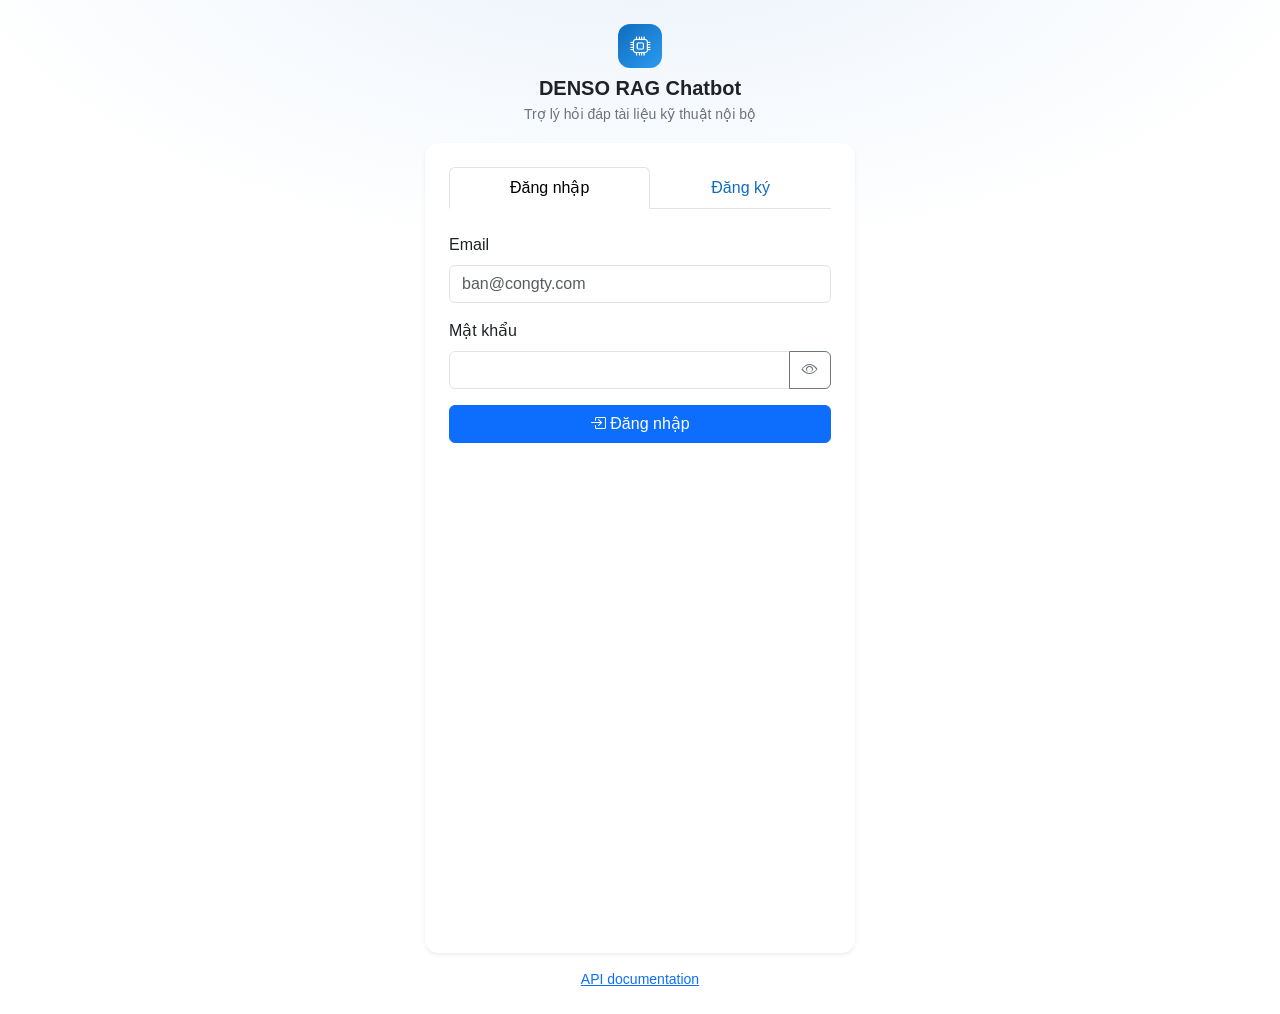
<file: index.html>
<!DOCTYPE html>
<html lang="vi">
<head>
<meta charset="utf-8">
<meta name="viewport" content="width=device-width, initial-scale=1, viewport-fit=cover">
<!--
  CSP nghiêm ngặt — KHÔNG 'unsafe-inline', KHÔNG 'unsafe-eval'.
  'connect-src' phải khớp API_BASE_URL trong assets/js/config.js.
  frame-ancestors phải set ở HTTP header (xem frontend/README.md), không dùng được trong meta.
-->
<meta http-equiv="Content-Security-Policy" content="default-src 'self'; base-uri 'none'; object-src 'none'; form-action 'self'; frame-src 'none'; img-src 'self' data:; font-src 'self'; style-src 'self'; script-src 'self'; connect-src 'self' http://127.0.0.1:8000 http://localhost:8000">
<meta name="referrer" content="strict-origin-when-cross-origin">
<meta name="robots" content="noindex, nofollow">
<title>Trợ lý DENSO — Hỏi đáp tài liệu kỹ thuật</title>
<link rel="icon" href="data:,">
<link rel="stylesheet" href="assets/vendor/bootstrap.min.css">
<link rel="stylesheet" href="assets/vendor/bootstrap-icons/bootstrap-icons.css">
<link rel="stylesheet" href="assets/css/app.css">
</head>
<body>

<a class="skip-link" href="#thread-scroll">Bỏ qua tới nội dung hội thoại</a>

<div class="app-shell">

  <!-- ================= Sidebar ================= -->
  <aside class="sidebar" id="sidebar" aria-label="Danh sách hội thoại">
    <div class="sidebar-brand">
      <span class="brand-mark" aria-hidden="true"><i class="bi bi-cpu"></i></span>
      <span>DENSO RAG</span>
      <button class="icon-btn ms-auto d-lg-none" type="button" id="btn-close-sidebar" aria-label="Đóng menu">
        <i class="bi bi-x-lg" aria-hidden="true"></i>
      </button>
    </div>

    <div class="px-3 pb-2">
      <button class="btn btn-sm w-100 text-start btn-plain" type="button" id="btn-new-chat">
        <i class="bi bi-plus-lg me-1" aria-hidden="true"></i>Hội thoại mới
      </button>
    </div>

    <nav class="sidebar-scroll scroll-thin" id="chat-list" aria-label="Lịch sử hội thoại"></nav>

    <div class="sidebar-foot">
      <div class="dropdown">
        <button class="btn btn-sm w-100 text-start d-flex align-items-center gap-2 btn-ghost"
                type="button" data-bs-toggle="dropdown" aria-expanded="false" id="btn-user-menu">
          <span class="msg-avatar is-user avatar-xs" aria-hidden="true">
            <i class="bi bi-person"></i>
          </span>
          <span class="flex-grow-1 text-truncate" id="user-label">Đang tải…</span>
          <i class="bi bi-chevron-up small text-muted-2" aria-hidden="true"></i>
        </button>
        <ul class="dropdown-menu dropdown-menu-end w-100 menu-user">
          <li>
            <div class="px-3 py-2">
              <div class="fw-semibold small text-truncate" id="menu-email">—</div>
              <div class="text-muted-2 text-xs">
                Cấp bậc: <span id="menu-level">—</span>
              </div>
            </div>
          </li>
          <li><hr class="dropdown-divider"></li>
          <li><a class="dropdown-item" href="knowledge.html" id="link-knowledge"><i class="bi bi-folder2-open me-2" aria-hidden="true"></i>Tài liệu tri thức</a></li>
          <li><button class="dropdown-item" type="button" id="btn-logout"><i class="bi bi-box-arrow-right me-2" aria-hidden="true"></i>Đăng xuất</button></li>
        </ul>
      </div>
    </div>
  </aside>

  <!-- ================= Khu vực chính ================= -->
  <main class="main-area">

    <header class="topbar">
      <button class="icon-btn d-lg-none" type="button" id="btn-open-sidebar" aria-label="Mở menu">
        <i class="bi bi-list" aria-hidden="true"></i>
      </button>
      <div class="topbar-title" id="topbar-title">Hội thoại mới</div>

      <div class="ms-auto dropdown">
        <button class="icon-btn" type="button" data-bs-toggle="dropdown" aria-expanded="false"
                aria-label="Tuỳ chọn truy hồi" id="btn-params" title="Tuỳ chọn truy hồi">
          <i class="bi bi-sliders" aria-hidden="true"></i>
        </button>
        <div class="dropdown-menu dropdown-menu-end menu-params">
          <div class="px-3 pt-2 pb-1 fw-semibold small">Tuỳ chọn truy hồi (RAG)</div>
          <div class="px-3 pb-2">
            <div class="param-row">
              <label for="param-topk">Số đoạn (top_k)</label>
              <input class="form-range" type="range" id="param-topk" min="1" max="20" step="1">
              <span class="param-value" id="param-topk-val">5</span>
            </div>
            <div class="param-row">
              <label for="param-temp">Nhiệt độ</label>
              <input class="form-range" type="range" id="param-temp" min="0" max="2" step="0.1">
              <span class="param-value" id="param-temp-val">0.7</span>
            </div>
            <div class="param-row">
              <label for="param-max">Độ dài tối đa</label>
              <input class="form-range" type="range" id="param-max" min="64" max="2048" step="64">
              <span class="param-value" id="param-max-val">512</span>
            </div>
          </div>
          <div class="px-3 pb-2 pt-1 border-top">
            <div class="form-check form-switch mb-0">
              <input class="form-check-input" type="checkbox" id="param-stream" checked>
              <label class="form-check-label small" for="param-stream">Trả lời từng đoạn (streaming)</label>
            </div>
          </div>
        </div>
      </div>

      <button class="icon-btn" type="button" id="btn-rename" aria-label="Đổi tên hội thoại" title="Đổi tên">
        <i class="bi bi-pencil-square" aria-hidden="true"></i>
      </button>
      <button class="icon-btn text-danger" type="button" id="btn-delete-chat" aria-label="Xoá hội thoại" title="Xoá">
        <i class="bi bi-trash3" aria-hidden="true"></i>
      </button>
    </header>

    <!-- Vùng cuộn của hội thoại -->
    <div class="thread-scroll scroll-thin" id="thread-scroll" tabindex="-1">
      <div id="thread" class="thread" role="log" aria-live="polite" aria-relevant="additions"></div>

      <!-- Trạng thái rỗng -->
      <div class="empty-state" id="empty-state">
        <h1>Chào bạn 👋</h1>
        <p class="text-muted-2 mb-0">
          Hỏi bất cứ điều gì về tài liệu kỹ thuật đã được nạp. Câu trả lời sẽ dựa trên
          nội dung tài liệu thay vì kiến thức chung.
        </p>
        <div class="suggestion-grid" id="suggestion-grid"></div>
      </div>
    </div>

    <!-- Ô nhập liệu -->
    <div class="composer-wrap">
      <form class="composer" id="composer" autocomplete="off">
        <label class="sr-only" for="input-question">Câu hỏi của bạn</label>
        <textarea id="input-question" name="question" rows="1"
                  placeholder="Đặt câu hỏi về tài liệu kỹ thuật…"
                  aria-describedby="composer-hint"></textarea>
        <button class="send-btn" type="submit" id="btn-send" aria-label="Gửi câu hỏi" disabled>
          <i class="bi bi-arrow-up" aria-hidden="true"></i>
        </button>
        <button class="send-btn send-btn-stop d-none" type="button" id="btn-stop" aria-label="Dừng sinh câu trả lời">
          <i class="bi bi-stop-fill" aria-hidden="true"></i>
        </button>
      </form>
      <p class="composer-hint" id="composer-hint">
        <kbd>Enter</kbd> gửi · <kbd>Shift</kbd>+<kbd>Enter</kbd> xuống dòng.
        Câu trả lời có thể sai — hãy đối chiếu mục “Nguồn tham khảo”.
      </p>
    </div>

  </main>
</div>

<!-- Modal đổi tên -->
<div class="modal fade" id="modal-rename" tabindex="-1" aria-labelledby="modal-rename-label" aria-hidden="true">
  <div class="modal-dialog modal-dialog-centered">
    <div class="modal-content">
      <form id="form-rename">
        <div class="modal-header py-3">
          <h2 class="modal-title h6" id="modal-rename-label">Đổi tên hội thoại</h2>
          <button type="button" class="btn-close" data-bs-dismiss="modal" aria-label="Đóng"></button>
        </div>
        <div class="modal-body">
          <label class="form-label" for="input-rename">Tiêu đề</label>
          <input class="form-control" type="text" id="input-rename" maxlength="255" required>
        </div>
        <div class="modal-footer py-2">
          <button type="button" class="btn btn-sm btn-outline-secondary" data-bs-dismiss="modal">Huỷ</button>
          <button type="submit" class="btn btn-sm btn-primary">Lưu</button>
        </div>
      </form>
    </div>
  </div>
</div>

<script src="assets/js/config.js"></script>
<script src="assets/vendor/bootstrap.bundle.min.js"></script>
<script src="assets/js/store.js"></script>
<script src="assets/js/api.js"></script>
<script src="assets/js/ui.js"></script>
<script src="assets/js/auth-guard.js"></script>
<script src="assets/js/chat-page.js"></script>
</body>
</html>
</file>
<file: assets/css/app.css>
/* ==========================================================================
   DENSO RAG Chatbot — lớp giao diện riêng.
   Bootstrap 5.3 + Bootstrap Icons (đã vendor trong assets/vendor).
   Mục tiêu: phong cách tối giản giống ChatGPT/Gemini: nhiều khoảng trắng,
   một cột đọc thoải mái, sidebar gọn, focus vào nội dung hội thoại.
   ========================================================================== */

:root {
  /* Brand */
  --denso-accent: #0f6cbd;
  --denso-accent-soft: #e7f1fb;

  /* Nền & chữ */
  --app-bg: #ffffff;
  --app-surface: #f7f7f8;
  --app-surface-2: #f0f0f2;
  --app-border: #e3e3e6;
  --app-text: #1f2328;
  --app-text-muted: #6b7280;

  --sidebar-width: 288px;
  --content-max: 768px;

  /* Bootstrap override */
  --bs-body-bg: var(--app-bg);
  --bs-body-color: var(--app-text);
  --bs-border-color: var(--app-border);
  --bs-link-color: var(--denso-accent);
}

/* Tôn trọng lựa chọn "giảm chuyển động" của hệ điều hành (accessibility). */
@media (prefers-reduced-motion: reduce) {
  *,
  *::before,
  *::after {
    animation-duration: 0.001ms !important;
    animation-iteration-count: 1 !important;
    transition-duration: 0.001ms !important;
    scroll-behavior: auto !important;
  }
}

html,
body {
  height: 100%;
}

body {
  margin: 0;
  background: var(--app-bg);
  color: var(--app-text);
  font-family: -apple-system, BlinkMacSystemFont, 'Segoe UI', Roboto, 'Helvetica Neue', Arial,
    'Noto Sans', sans-serif;
  -webkit-font-smoothing: antialiased;
}

/* Ẩn thanh cuộn xấu nhưng vẫn cuộn được (khu vực sidebar). */
.scroll-thin {
  scrollbar-width: thin;
  scrollbar-color: #cfcfd4 transparent;
}
.scroll-thin::-webkit-scrollbar {
  width: 8px;
}
.scroll-thin::-webkit-scrollbar-thumb {
  background: #cfcfd4;
  border-radius: 8px;
}
.scroll-thin::-webkit-scrollbar-track {
  background: transparent;
}

.text-muted-2 {
  color: var(--app-text-muted) !important;
}

.sr-only {
  position: absolute;
  width: 1px;
  height: 1px;
  padding: 0;
  margin: -1px;
  overflow: hidden;
  clip: rect(0, 0, 0, 0);
  white-space: nowrap;
  border: 0;
}

.skip-link {
  position: absolute;
  left: -9999px;
  top: 0;
  z-index: 2000;
}
.skip-link:focus {
  left: 8px;
  top: 8px;
  padding: 8px 14px;
  background: #fff;
  border: 2px solid var(--denso-accent);
  border-radius: 8px;
}

/* ==========================================================================
   Khung ứng dụng (sidebar + nội dung)
   ========================================================================== */

.app-shell {
  display: flex;
  height: 100vh;
  height: 100dvh;
  overflow: hidden;
}

/* --- Sidebar ------------------------------------------------------------- */

.sidebar {
  width: var(--sidebar-width);
  flex: 0 0 var(--sidebar-width);
  background: var(--app-surface);
  border-right: 1px solid var(--app-border);
  display: flex;
  flex-direction: column;
  min-height: 0;
}

.sidebar-brand {
  padding: 14px 16px;
  display: flex;
  align-items: center;
  gap: 10px;
  font-weight: 600;
  letter-spacing: -0.01em;
}

.brand-mark {
  width: 30px;
  height: 30px;
  border-radius: 8px;
  background: linear-gradient(135deg, var(--denso-accent), #2b9bf0);
  color: #fff;
  display: inline-flex;
  align-items: center;
  justify-content: center;
  font-size: 15px;
  flex-shrink: 0;
}

/* Bản lớn dùng ở trang đăng nhập. */
.brand-mark-lg {
  width: 44px;
  height: 44px;
  font-size: 20px;
  border-radius: 12px;
}

/* Avatar nhỏ trong menu người dùng. */
.avatar-xs {
  width: 26px;
  height: 26px;
  font-size: 12px;
  border-radius: 7px;
}

/* Nút "hội thoại mới" và nút menu người dùng: nền trong suốt, viền mảnh. */
.btn-plain {
  background: transparent;
  border: 1px solid var(--app-border);
}
.btn-plain:hover {
  background: var(--app-surface-2);
}

.btn-ghost {
  background: transparent;
  border: 0;
}
.btn-ghost:hover {
  background: var(--app-surface-2);
}

/* Nút dừng sinh câu trả lời (nổi bật hơn nút gửi). */
.send-btn-stop {
  background: #b02a37;
  color: #fff;
}
.send-btn-stop:hover {
  background: #8f2230;
  color: #fff;
}

.menu-user {
  min-width: 230px;
}

.menu-params {
  min-width: 320px;
}

.text-xs {
  font-size: 0.76rem;
}

.text-s {
  font-size: 0.8rem;
  line-height: 1.6;
}

/* Bảng tài liệu: cột có bề rộng cố định để bảng không nhảy layout. */
.col-status {
  width: 130px;
}
.col-count {
  width: 90px;
}
.col-updated {
  width: 150px;
}
.col-actions {
  width: 120px;
}

.filter-select {
  width: auto;
}

.progress-bar-init {
  width: 0%;
}

.sidebar-scroll {
  flex: 1 1 auto;
  overflow-y: auto;
  padding: 0 10px 10px;
  min-height: 0;
}

.sidebar-foot {
  border-top: 1px solid var(--app-border);
  padding: 10px;
}

.chat-group-label {
  font-size: 0.72rem;
  text-transform: uppercase;
  letter-spacing: 0.06em;
  color: var(--app-text-muted);
  font-weight: 600;
  padding: 14px 8px 6px;
}

.chat-item {
  display: flex;
  align-items: center;
  gap: 8px;
  border-radius: 8px;
  padding: 8px 10px;
  cursor: pointer;
  font-size: 0.875rem;
  line-height: 1.35;
  border: 1px solid transparent;
  background: transparent;
  width: 100%;
  text-align: left;
  color: inherit;
}

.chat-item:hover {
  background: var(--app-surface-2);
}

.chat-item.is-active {
  background: #fff;
  border-color: var(--app-border);
  font-weight: 500;
}

.chat-item-title {
  flex: 1 1 auto;
  overflow: hidden;
  text-overflow: ellipsis;
  white-space: nowrap;
}

.chat-item .chat-item-actions {
  opacity: 0;
  flex: 0 0 auto;
  transition: opacity 0.12s ease;
}
.chat-item:hover .chat-item-actions,
.chat-item:focus-within .chat-item-actions {
  opacity: 1;
}

/* Nút icon nhỏ, dùng chung. */
.icon-btn {
  border: 0;
  background: transparent;
  color: var(--app-text-muted);
  border-radius: 6px;
  width: 28px;
  height: 28px;
  display: inline-flex;
  align-items: center;
  justify-content: center;
  padding: 0;
  flex-shrink: 0;
}
.icon-btn:hover {
  background: var(--app-surface-2);
  color: var(--app-text);
}
.icon-btn:focus-visible {
  outline: 2px solid var(--denso-accent);
  outline-offset: 1px;
}

/* --- Khu vực chính ------------------------------------------------------- */

.main-area {
  flex: 1 1 auto;
  display: flex;
  flex-direction: column;
  min-width: 0;
  min-height: 0;
}

.topbar {
  height: 56px;
  flex: 0 0 auto;
  border-bottom: 1px solid var(--app-border);
  display: flex;
  align-items: center;
  gap: 10px;
  padding: 0 16px;
  background: rgba(255, 255, 255, 0.92);
  backdrop-filter: saturate(180%) blur(8px);
}

.topbar-title {
  font-weight: 600;
  font-size: 0.95rem;
  overflow: hidden;
  text-overflow: ellipsis;
  white-space: nowrap;
}

/* --- Vùng hội thoại ------------------------------------------------------ */

.thread-scroll {
  flex: 1 1 auto;
  overflow-y: auto;
  min-height: 0;
  scroll-behavior: smooth;
}

.thread {
  max-width: var(--content-max);
  margin: 0 auto;
  padding: 28px 20px 16px;
}

/* Trạng thái rỗng (giống ChatGPT) */
.empty-state {
  max-width: var(--content-max);
  margin: 0 auto;
  padding: 8vh 20px 40px;
  text-align: center;
}

.empty-state h1 {
  font-size: 1.6rem;
  font-weight: 600;
  letter-spacing: -0.02em;
  margin-bottom: 8px;
}

.suggestion-grid {
  display: grid;
  grid-template-columns: repeat(2, minmax(0, 1fr));
  gap: 10px;
  margin-top: 28px;
  text-align: left;
}

.suggestion-card {
  border: 1px solid var(--app-border);
  background: #fff;
  border-radius: 12px;
  padding: 14px 16px;
  cursor: pointer;
  height: 100%;
  display: flex;
  gap: 10px;
  align-items: flex-start;
  font-size: 0.875rem;
  line-height: 1.4;
}

.suggestion-card:hover {
  border-color: #c9d8ea;
  background: var(--denso-accent-soft);
}

.suggestion-card .bi {
  color: var(--denso-accent);
  font-size: 1.05rem;
  margin-top: 1px;
}

/* --- Tin nhắn ------------------------------------------------------------ */

.msg {
  display: flex;
  gap: 14px;
  padding: 16px 0;
  border-bottom: 1px solid transparent;
}

.msg:last-child {
  border-bottom: 0;
}

.msg-avatar {
  width: 30px;
  height: 30px;
  border-radius: 8px;
  flex-shrink: 0;
  display: inline-flex;
  align-items: center;
  justify-content: center;
  font-size: 14px;
  background: var(--app-surface-2);
  color: var(--app-text);
}

.msg-avatar.is-user {
  background: #3b4453;
  color: #fff;
}

.msg-body {
  flex: 1 1 auto;
  min-width: 0;
}

.msg-role {
  font-weight: 600;
  font-size: 0.82rem;
  margin-bottom: 4px;
  display: flex;
  align-items: center;
  gap: 8px;
  flex-wrap: wrap;
}

.msg-text {
  font-size: 0.95rem;
  line-height: 1.65;
  overflow-wrap: anywhere;
  white-space: pre-wrap;
}

/* Đoạn gạch đầu dòng được render an toàn bằng node (xem ui.renderText). */
.ui-bullet {
  display: flex;
  gap: 8px;
  align-items: flex-start;
  padding-left: 2px;
}
.ui-bullet-dot {
  flex: 0 0 auto;
  width: 5px;
  height: 5px;
  border-radius: 50%;
  background: currentColor;
  margin-top: 0.62em;
  opacity: 0.55;
}
.ui-bullet-text {
  flex: 1 1 auto;
}
.ui-gap {
  height: 0.5em;
}

.msg.is-pending .msg-text {
  color: var(--app-text-muted);
}

/* Con trỏ nhấp nháy khi đang stream */
.caret::after {
  content: '';
  display: inline-block;
  width: 7px;
  height: 1.05em;
  margin-left: 2px;
  background: currentColor;
  vertical-align: text-bottom;
  animation: caret-blink 1s steps(2, start) infinite;
}
@keyframes caret-blink {
  to {
    visibility: hidden;
  }
}

/* --- Nguồn tham khảo (RAG) ------------------------------------------------ */

.sources {
  margin-top: 12px;
  border: 1px solid var(--app-border);
  border-radius: 10px;
  background: var(--app-surface);
  overflow: hidden;
}

.sources > summary {
  cursor: pointer;
  padding: 8px 12px;
  font-size: 0.82rem;
  font-weight: 500;
  color: var(--app-text-muted);
  list-style: none;
  display: flex;
  align-items: center;
  gap: 8px;
  user-select: none;
}
.sources > summary::-webkit-details-marker {
  display: none;
}
.sources > summary::before {
  content: '\F64D'; /* bootstrap-icons: chevron-right */
  font-family: bootstrap-icons;
  font-size: 0.8rem;
  transition: transform 0.15s ease;
}
.sources[open] > summary::before {
  transform: rotate(90deg);
}
.sources > summary:hover {
  color: var(--app-text);
}

.sources-body {
  padding: 4px 12px 12px;
  border-top: 1px solid var(--app-border);
}

.source-item {
  margin-top: 10px;
  padding: 10px 12px;
  background: #fff;
  border: 1px solid var(--app-border);
  border-radius: 8px;
  font-size: 0.82rem;
  line-height: 1.55;
  white-space: pre-wrap;
  overflow-wrap: anywhere;
  color: #33383f;
}

.no-context-note {
  font-size: 0.82rem;
  color: var(--app-text-muted);
  font-style: italic;
  margin-top: 6px;
}

/* --- Ô nhập liệu -------------------------------------------------------- */

.composer-wrap {
  flex: 0 0 auto;
  padding: 0 20px 18px;
  background: linear-gradient(to bottom, rgba(255, 255, 255, 0), #fff 22%);
}

.composer {
  max-width: var(--content-max);
  margin: 0 auto;
  border: 1px solid var(--app-border);
  border-radius: 16px;
  background: #fff;
  padding: 8px 8px 8px 14px;
  display: flex;
  align-items: flex-end;
  gap: 8px;
  box-shadow: 0 2px 10px rgba(0, 0, 0, 0.05);
}

.composer:focus-within {
  border-color: #b9cfe6;
  box-shadow: 0 2px 14px rgba(15, 108, 189, 0.12);
}

.composer textarea {
  border: 0;
  outline: 0;
  resize: none;
  flex: 1 1 auto;
  font-size: 0.95rem;
  line-height: 1.55;
  padding: 8px 0;
  max-height: 200px;
  background: transparent;
  color: inherit;
}

.send-btn {
  width: 38px;
  height: 38px;
  border-radius: 10px;
  border: 0;
  background: var(--app-surface-2);
  color: var(--app-text-muted);
  display: inline-flex;
  align-items: center;
  justify-content: center;
  font-size: 1rem;
  flex-shrink: 0;
}
.send-btn.is-ready {
  background: var(--denso-accent);
  color: #fff;
}
.send-btn:disabled {
  opacity: 0.55;
  cursor: not-allowed;
}

.composer-hint {
  max-width: var(--content-max);
  margin: 8px auto 0;
  font-size: 0.72rem;
  color: var(--app-text-muted);
  text-align: center;
}

/* --- Dropdown tham số ---------------------------------------------------- */

.dropdown-menu {
  border-color: var(--app-border);
  border-radius: 12px;
  box-shadow: 0 8px 28px rgba(0, 0, 0, 0.1);
  font-size: 0.875rem;
}

.param-row {
  display: flex;
  align-items: center;
  gap: 10px;
  padding: 6px 0;
}
.param-row label {
  flex: 0 0 116px;
  font-weight: 500;
  margin: 0;
  font-size: 0.82rem;
}
.param-row .form-range {
  flex: 1 1 auto;
  margin: 0;
}
.param-value {
  flex: 0 0 40px;
  text-align: right;
  font-variant-numeric: tabular-nums;
  font-size: 0.8rem;
  color: var(--app-text-muted);
}

/* ==========================================================================
   Trang tài liệu tri thức
   ========================================================================== */

.page-wrap {
  max-width: 1120px;
  margin: 0 auto;
  padding: 26px 20px 48px;
}

.panel {
  background: #fff;
  border: 1px solid var(--app-border);
  border-radius: 14px;
}

.dropzone {
  border: 2px dashed #cdd3da;
  border-radius: 12px;
  padding: 30px 20px;
  text-align: center;
  background: var(--app-surface);
  cursor: pointer;
  transition: border-color 0.15s ease, background 0.15s ease;
}
.dropzone:hover,
.dropzone.is-over {
  border-color: var(--denso-accent);
  background: var(--denso-accent-soft);
}

.doc-table {
  font-size: 0.875rem;
  margin: 0;
}
.doc-table th {
  font-weight: 600;
  color: var(--app-text-muted);
  font-size: 0.76rem;
  text-transform: uppercase;
  letter-spacing: 0.04em;
  border-bottom: 1px solid var(--app-border);
  white-space: nowrap;
}
.doc-table td {
  vertical-align: middle;
  border-bottom: 1px solid #f1f1f3;
}
.doc-table tbody tr:hover {
  background: var(--app-surface);
}

.doc-title-cell {
  font-weight: 500;
  overflow-wrap: anywhere;
}

.kv {
  font-size: 0.8rem;
}
.kv dt {
  color: var(--app-text-muted);
  font-weight: 500;
}
.kv dd {
  margin-bottom: 0.4rem;
  overflow-wrap: anywhere;
}

.chunk-box {
  background: var(--app-surface);
  border: 1px solid var(--app-border);
  border-radius: 8px;
  padding: 10px 12px;
  font-size: 0.83rem;
  line-height: 1.55;
  white-space: pre-wrap;
  overflow-wrap: anywhere;
}

.pagination-sm-custom {
  gap: 4px;
}

/* ==========================================================================
   Trang đăng nhập
   ========================================================================== */

.auth-page {
  min-height: 100vh;
  min-height: 100dvh;
  display: flex;
  align-items: center;
  justify-content: center;
  padding: 24px;
  background: radial-gradient(1200px 600px at 50% -10%, #eaf2fb 0%, #ffffff 60%);
}

.auth-card {
  width: 100%;
  max-width: 430px;
}

.auth-brand {
  text-align: center;
  margin-bottom: 18px;
}

.field-error {
  display: block;
  font-size: 0.78rem;
  color: #b02a37;
  margin-top: 4px;
}

/* ==========================================================================
   Responsive
   ========================================================================== */

@media (max-width: 991.98px) {
  .sidebar {
    position: fixed;
    inset: 0 auto 0 0;
    z-index: 1045;
    transform: translateX(-100%);
    transition: transform 0.2s ease;
    box-shadow: 0 0 40px rgba(0, 0, 0, 0.18);
  }
  .sidebar.is-open {
    transform: translateX(0);
  }
  .sidebar-backdrop {
    position: fixed;
    inset: 0;
    background: rgba(0, 0, 0, 0.35);
    z-index: 1040;
  }
  .suggestion-grid {
    grid-template-columns: 1fr;
  }
}

@media (max-width: 575.98px) {
  .thread {
    padding: 18px 14px 12px;
  }
  .composer-wrap {
    padding: 0 12px 14px;
  }
  .msg {
    gap: 10px;
  }
  .page-wrap {
    padding: 18px 12px 40px;
  }
  .table-responsive .doc-table {
    min-width: 720px;
  }
}

/* Khi in ra (ví dụ xuất báo cáo) ẩn phần điều khiển. */
@media print {
  .sidebar,
  .composer-wrap,
  .topbar,
  .no-print {
    display: none !important;
  }
}
</file>
